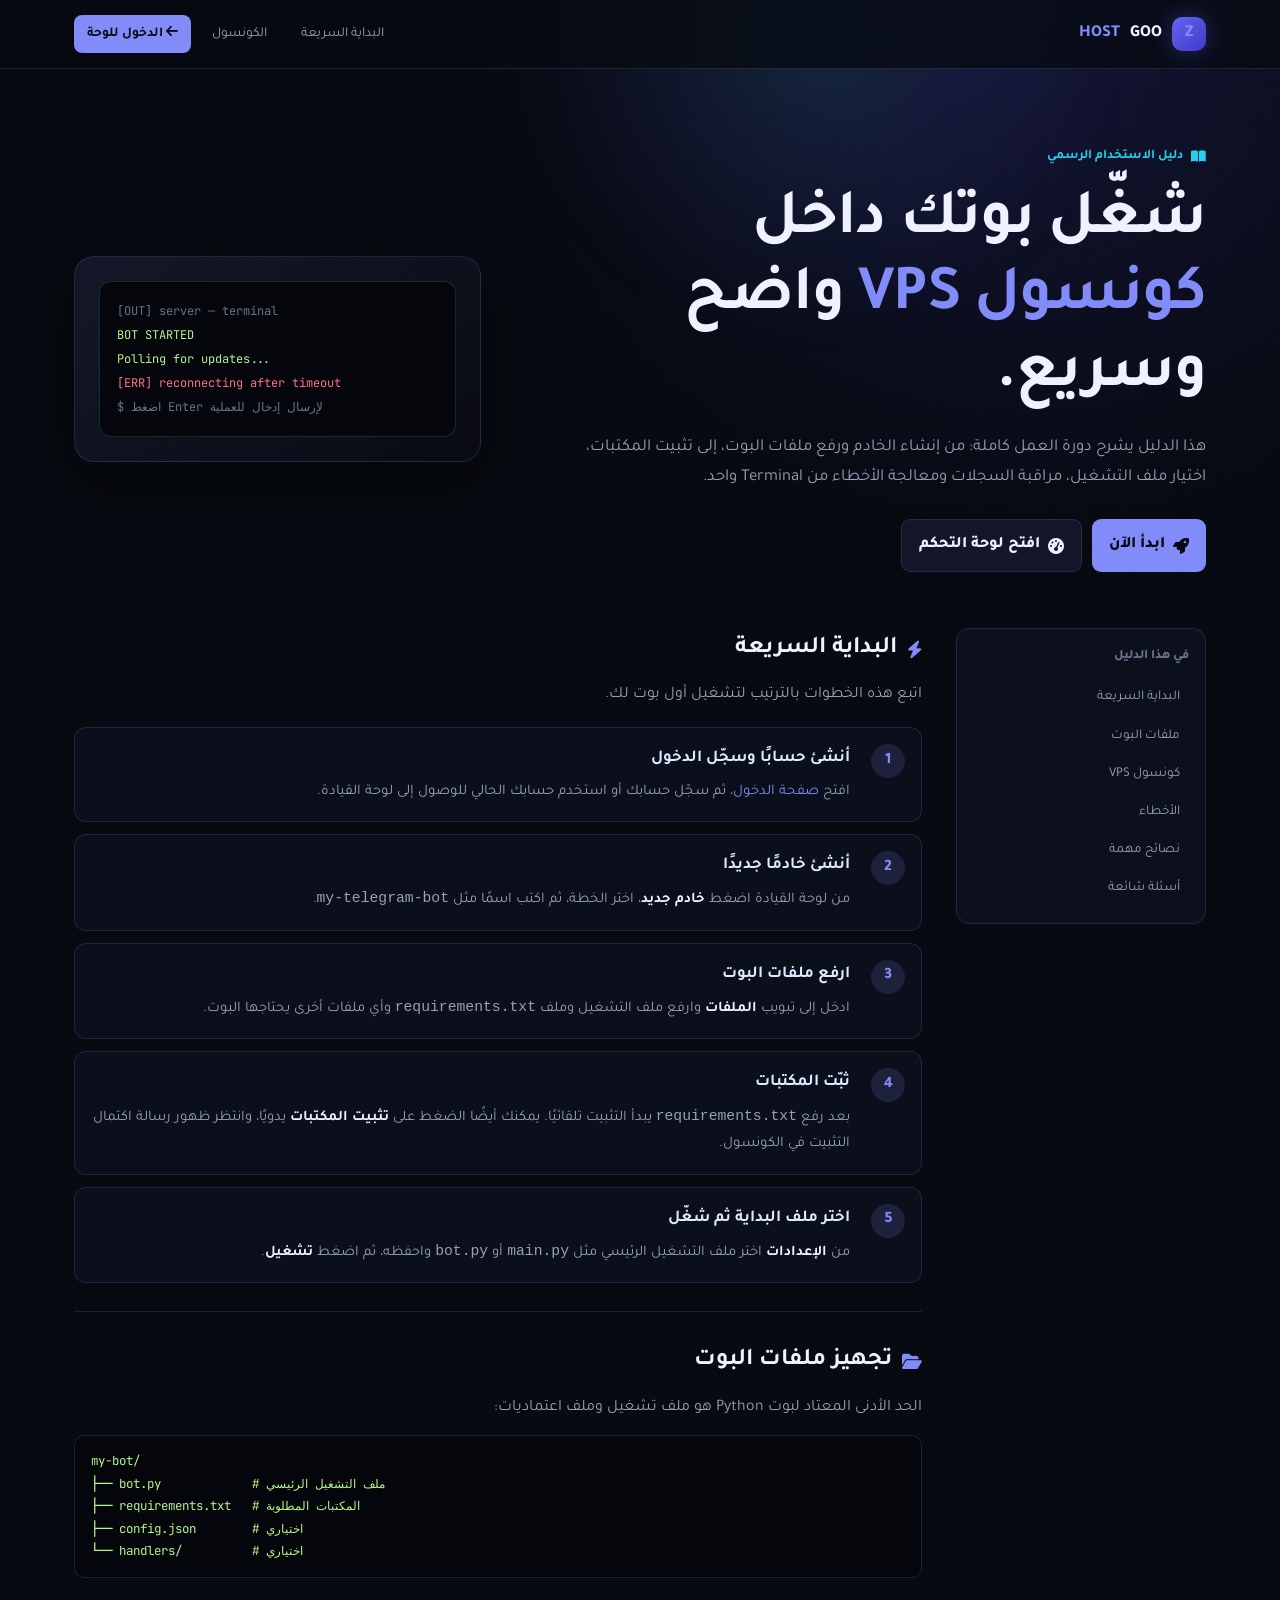
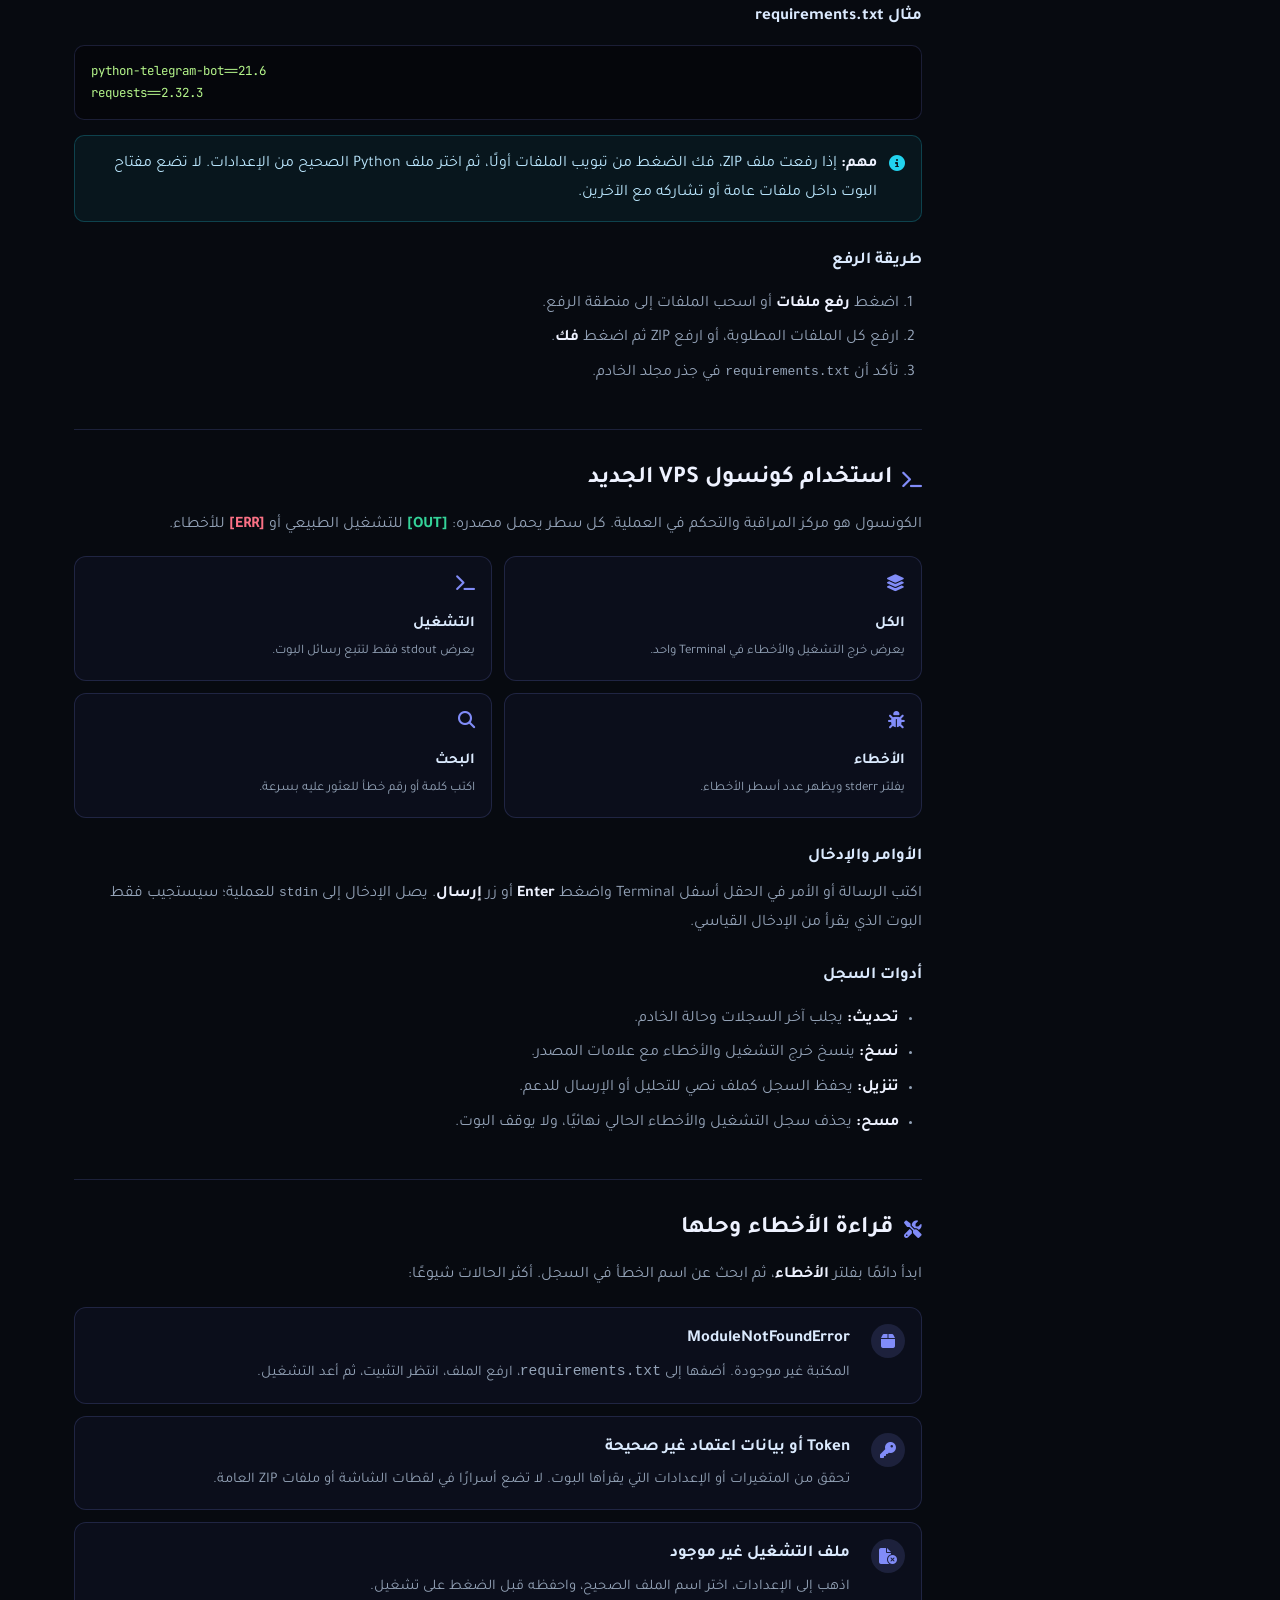
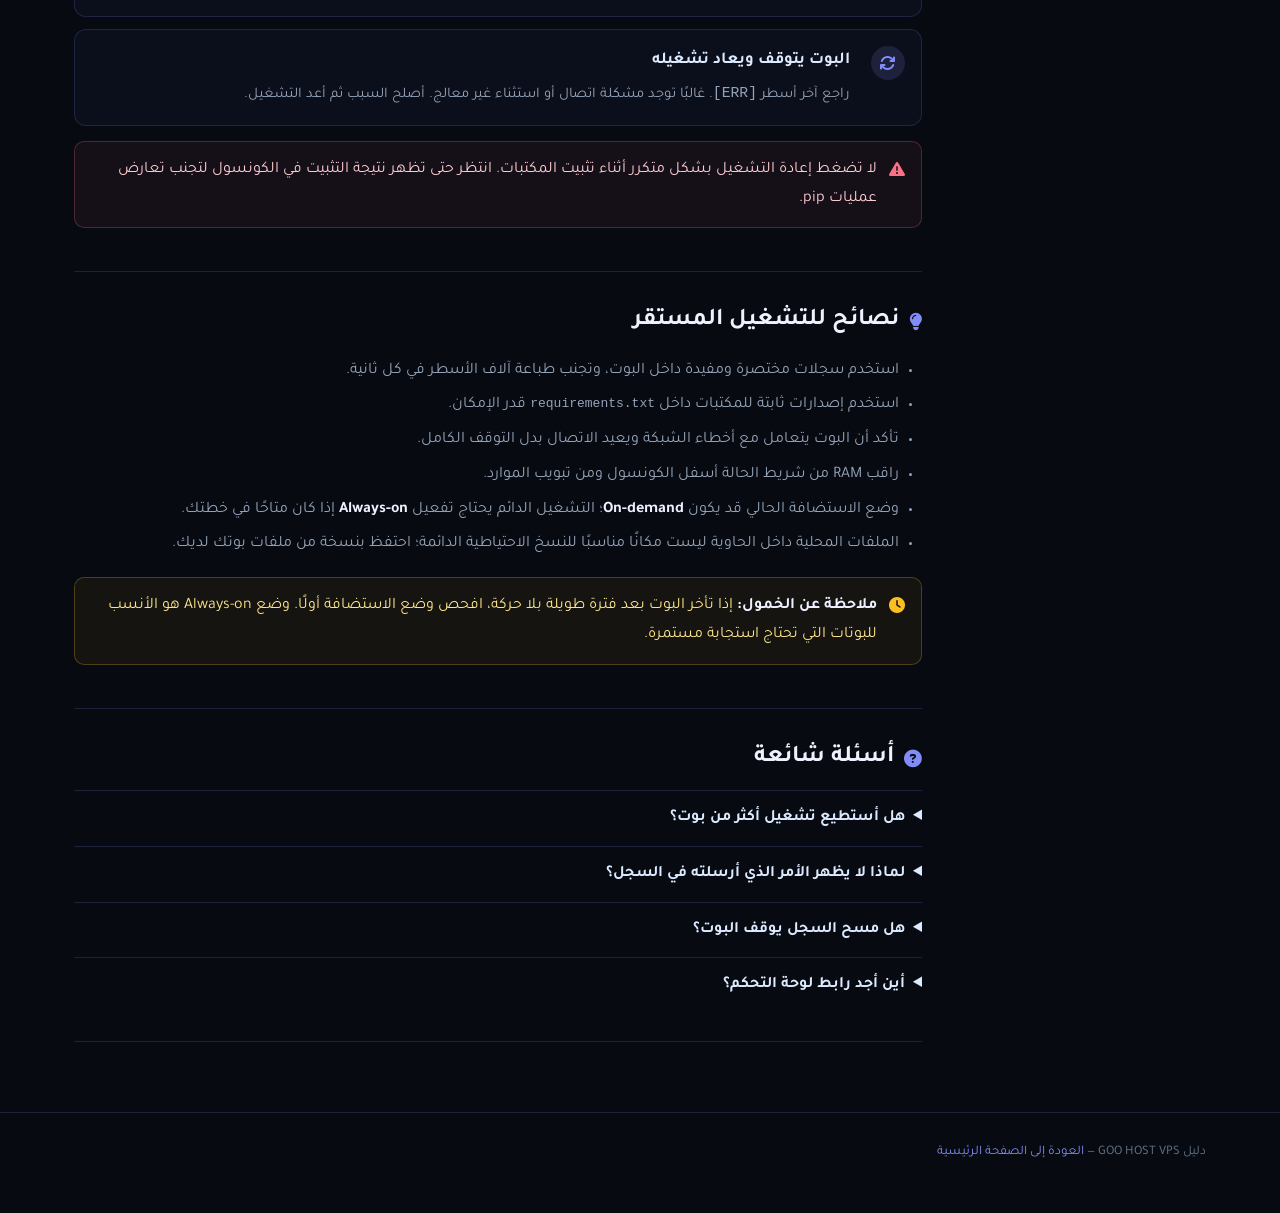
<file: docs.html>
<!DOCTYPE html>
<html lang="ar" dir="rtl">
<head>
  <meta charset="UTF-8">
  <meta name="viewport" content="width=device-width, initial-scale=1.0">
  <title>دليل GOO HOST — كونسول VPS</title>
  <link rel="preconnect" href="https://fonts.googleapis.com">
  <link href="https://fonts.googleapis.com/css2?family=Tajawal:wght@400;500;600;700;800&family=JetBrains+Mono:wght@400;600&display=swap" rel="stylesheet">
  <link rel="stylesheet" href="https://cdnjs.cloudflare.com/ajax/libs/font-awesome/6.4.0/css/all.min.css">
  <style>
    :root{--bg:#070810;--panel:#101322;--panel2:#15192a;--line:rgba(129,140,248,.18);--text:#eef2ff;--muted:#94a3b8;--dim:#64748b;--blue:#818cf8;--cyan:#22d3ee;--green:#34d399;--amber:#fbbf24;--red:#fb7185;--shadow:0 20px 60px rgba(0,0,0,.35)}
    *{box-sizing:border-box;margin:0;padding:0} html{scroll-behavior:smooth} body{font-family:Tajawal,Arial,sans-serif;background:radial-gradient(circle at 80% 0%,rgba(79,70,229,.18),transparent 34rem),var(--bg);color:var(--text);line-height:1.8}
    a{color:inherit;text-decoration:none}.wrap{max-width:1180px;margin:auto;padding:0 24px}
    .top{position:sticky;top:0;z-index:10;background:rgba(7,8,16,.82);backdrop-filter:blur(18px);border-bottom:1px solid var(--line)}.top-in{height:68px;display:flex;align-items:center;justify-content:space-between;gap:18px}.brand{display:flex;align-items:center;gap:10px;font-weight:800;font-size:1.05rem}.mark{width:34px;height:34px;border-radius:10px;display:grid;place-items:center;background:linear-gradient(135deg,#6366f1,#4338ca);box-shadow:0 0 25px rgba(99,102,241,.35)}.brand span{color:var(--blue)}.top-links{display:flex;gap:8px;align-items:center}.top-links a{padding:7px 13px;color:var(--muted);font-size:.85rem;border-radius:8px}.top-links a:hover{background:rgba(129,140,248,.1);color:var(--text)}.top-links .cta{background:var(--blue);color:#080810;font-weight:700}
    .hero{padding:76px 0 56px;display:grid;grid-template-columns:1.25fr .75fr;gap:48px;align-items:center}.eyebrow{display:inline-flex;align-items:center;gap:8px;color:var(--cyan);font-size:.82rem;font-weight:700;margin-bottom:16px}.hero h1{font-size:clamp(2rem,5vw,4rem);line-height:1.2;letter-spacing:-1px;margin-bottom:18px}.hero h1 em{font-style:normal;color:var(--blue)}.hero p{color:var(--muted);font-size:1.05rem;max-width:650px}.hero-card{border:1px solid var(--line);background:linear-gradient(145deg,rgba(21,25,42,.95),rgba(10,11,20,.95));border-radius:20px;padding:24px;box-shadow:var(--shadow)}.terminal-mini{background:#05060b;border:1px solid rgba(52,211,153,.2);border-radius:12px;padding:17px;font: .75rem/2 JetBrains Mono,monospace;direction:ltr;text-align:left;color:#b5f58b}.terminal-mini .err{color:var(--red)}.terminal-mini .muted{color:#64748b}.hero-actions{display:flex;gap:10px;flex-wrap:wrap;margin-top:26px}.button{display:inline-flex;align-items:center;gap:8px;padding:11px 17px;border-radius:9px;background:var(--blue);color:#080810;font-weight:800}.button.secondary{background:rgba(129,140,248,.1);border:1px solid var(--line);color:var(--text)}
    .layout{display:grid;grid-template-columns:250px 1fr;gap:34px;padding-bottom:70px}.toc{position:sticky;top:92px;align-self:start;border:1px solid var(--line);background:rgba(16,19,34,.72);border-radius:14px;padding:16px}.toc-title{font-weight:800;font-size:.8rem;color:var(--dim);margin-bottom:10px}.toc a{display:block;color:var(--muted);padding:7px 9px;border-radius:7px;font-size:.84rem}.toc a:hover{background:rgba(129,140,248,.1);color:var(--text)}.content{min-width:0}.section{padding:28px 0;border-bottom:1px solid var(--line)}.section:first-child{padding-top:0}.section h2{font-size:1.5rem;margin-bottom:10px;display:flex;align-items:center;gap:10px}.section h2 i{color:var(--blue);font-size:1.1rem}.section h3{font-size:1.05rem;margin:24px 0 7px;color:#dbeafe}.section p{color:var(--muted);margin:8px 0}.section ul,.section ol{padding-right:23px;color:var(--muted);margin:10px 0}.section li{padding:3px 0}.section strong{color:var(--text)}
    .steps{display:grid;gap:12px;margin-top:17px}.step{display:grid;grid-template-columns:42px 1fr;gap:13px;padding:16px;border:1px solid var(--line);border-radius:12px;background:rgba(16,19,34,.62)}.num{width:34px;height:34px;border-radius:50%;display:grid;place-items:center;background:rgba(129,140,248,.15);color:var(--blue);font-weight:800}.step h3{margin:0 0 4px}.step p{margin:0;font-size:.92rem}.code{display:block;background:#05060b;border:1px solid rgba(129,140,248,.18);border-radius:10px;color:#b5f58b;font: .78rem/1.8 JetBrains Mono,monospace;direction:ltr;text-align:left;padding:14px 16px;margin:13px 0;overflow:auto;white-space:pre-wrap}.callout{display:flex;gap:12px;padding:14px 16px;border-radius:10px;margin:15px 0;border:1px solid rgba(34,211,238,.23);background:rgba(34,211,238,.06);color:#bae6fd}.callout i{color:var(--cyan);padding-top:5px}.callout.warn{border-color:rgba(251,191,36,.25);background:rgba(251,191,36,.06);color:#fde68a}.callout.warn i{color:var(--amber)}.callout.danger{border-color:rgba(251,113,133,.25);background:rgba(251,113,133,.06);color:#fecdd3}.callout.danger i{color:var(--red)}.feature-grid{display:grid;grid-template-columns:repeat(2,1fr);gap:12px;margin-top:16px}.feature{border:1px solid var(--line);background:rgba(16,19,34,.62);border-radius:12px;padding:16px}.feature i{color:var(--blue);font-size:1.05rem}.feature h3{margin:8px 0 3px;font-size:.95rem}.feature p{font-size:.82rem;margin:0}.faq{border-top:1px solid var(--line);padding:13px 0}.faq summary{cursor:pointer;font-weight:700;color:#dbeafe}.faq p{font-size:.9rem;margin-top:7px}.footer{border-top:1px solid var(--line);padding:28px 0 42px;color:var(--dim);font-size:.82rem}.footer a{color:var(--blue)}
    @media(max-width:850px){.hero{grid-template-columns:1fr;padding-top:48px}.layout{grid-template-columns:1fr}.toc{position:static;display:flex;gap:5px;overflow:auto}.toc-title{display:none}.toc a{white-space:nowrap}.feature-grid{grid-template-columns:1fr}}
    @media(max-width:520px){.wrap{padding:0 16px}.top-links a:not(.cta){display:none}.hero h1{font-size:2.2rem}.hero-card{padding:16px}.layout{padding-bottom:35px}.section h2{font-size:1.28rem}.step{grid-template-columns:32px 1fr;padding:13px}.num{width:28px;height:28px;font-size:.8rem}}
  </style>
  <link rel="stylesheet" href="/nexus.css">
</head>
<body>
  <header class="top"><div class="wrap top-in"><a class="brand" href="/welcome"><span class="mark">Z</span> GOO <span>HOST</span></a><nav class="top-links"><a href="#quickstart">البداية السريعة</a><a href="#console">الكونسول</a><a class="cta" href="/login"><i class="fas fa-arrow-left"></i> الدخول للوحة</a></nav></div></header>
  <main class="wrap">
    <section class="hero"><div><div class="eyebrow"><i class="fas fa-book-open"></i> دليل الاستخدام الرسمي</div><h1>شغّل بوتك داخل <em>كونسول VPS</em> واضح وسريع.</h1><p>هذا الدليل يشرح دورة العمل كاملة: من إنشاء الخادم ورفع ملفات البوت، إلى تثبيت المكتبات، اختيار ملف التشغيل، مراقبة السجلات ومعالجة الأخطاء من Terminal واحد.</p><div class="hero-actions"><a class="button" href="#quickstart"><i class="fas fa-rocket"></i> ابدأ الآن</a><a class="button secondary" href="/login"><i class="fas fa-gauge-high"></i> افتح لوحة التحكم</a></div></div><div class="hero-card"><div class="terminal-mini"><div class="muted">[OUT] server — terminal</div><div>BOT STARTED</div><div>Polling for updates...</div><div class="err">[ERR] reconnecting after timeout</div><div class="muted">$ اضغط Enter لإرسال إدخال للعملية</div></div></div></section>
    <div class="layout"><aside class="toc"><div class="toc-title">في هذا الدليل</div><a href="#quickstart">البداية السريعة</a><a href="#files">ملفات البوت</a><a href="#console">كونسول VPS</a><a href="#errors">الأخطاء</a><a href="#tips">نصائح مهمة</a><a href="#faq">أسئلة شائعة</a></aside><article class="content">
      <section class="section" id="quickstart"><h2><i class="fas fa-bolt"></i> البداية السريعة</h2><p>اتبع هذه الخطوات بالترتيب لتشغيل أول بوت لك.</p><div class="steps"><div class="step"><div class="num">1</div><div><h3>أنشئ حسابًا وسجّل الدخول</h3><p>افتح <a href="/login" style="color:var(--blue)">صفحة الدخول</a>، ثم سجّل حسابك أو استخدم حسابك الحالي للوصول إلى لوحة القيادة.</p></div></div><div class="step"><div class="num">2</div><div><h3>أنشئ خادمًا جديدًا</h3><p>من لوحة القيادة اضغط <strong>خادم جديد</strong>، اختر الخطة، ثم اكتب اسمًا مثل <code>my-telegram-bot</code>.</p></div></div><div class="step"><div class="num">3</div><div><h3>ارفع ملفات البوت</h3><p>ادخل إلى تبويب <strong>الملفات</strong> وارفع ملف التشغيل وملف <code>requirements.txt</code> وأي ملفات أخرى يحتاجها البوت.</p></div></div><div class="step"><div class="num">4</div><div><h3>ثبّت المكتبات</h3><p>بعد رفع <code>requirements.txt</code> يبدأ التثبيت تلقائيًا. يمكنك أيضًا الضغط على <strong>تثبيت المكتبات</strong> يدويًا، وانتظر ظهور رسالة اكتمال التثبيت في الكونسول.</p></div></div><div class="step"><div class="num">5</div><div><h3>اختر ملف البداية ثم شغّل</h3><p>من <strong>الإعدادات</strong> اختر ملف التشغيل الرئيسي مثل <code>main.py</code> أو <code>bot.py</code> واحفظه، ثم اضغط <strong>تشغيل</strong>.</p></div></div></div></section>
      <section class="section" id="files"><h2><i class="fas fa-folder-open"></i> تجهيز ملفات البوت</h2><p>الحد الأدنى المعتاد لبوت Python هو ملف تشغيل وملف اعتماديات:</p><pre class="code">my-bot/
├── bot.py             # ملف التشغيل الرئيسي
├── requirements.txt   # المكتبات المطلوبة
├── config.json        # اختياري
└── handlers/          # اختياري</pre><h3>مثال requirements.txt</h3><pre class="code">python-telegram-bot==21.6
requests==2.32.3</pre><div class="callout"><i class="fas fa-circle-info"></i><div><strong>مهم:</strong> إذا رفعت ملف ZIP، فك الضغط من تبويب الملفات أولًا، ثم اختر ملف Python الصحيح من الإعدادات. لا تضع مفتاح البوت داخل ملفات عامة أو تشاركه مع الآخرين.</div></div><h3>طريقة الرفع</h3><ol><li>اضغط <strong>رفع ملفات</strong> أو اسحب الملفات إلى منطقة الرفع.</li><li>ارفع كل الملفات المطلوبة، أو ارفع ZIP ثم اضغط <strong>فك</strong>.</li><li>تأكد أن <code>requirements.txt</code> في جذر مجلد الخادم.</li></ol></section>
      <section class="section" id="console"><h2><i class="fas fa-terminal"></i> استخدام كونسول VPS الجديد</h2><p>الكونسول هو مركز المراقبة والتحكم في العملية. كل سطر يحمل مصدره: <strong style="color:var(--green)">[OUT]</strong> للتشغيل الطبيعي أو <strong style="color:var(--red)">[ERR]</strong> للأخطاء.</p><div class="feature-grid"><div class="feature"><i class="fas fa-layer-group"></i><h3>الكل</h3><p>يعرض خرج التشغيل والأخطاء في Terminal واحد.</p></div><div class="feature"><i class="fas fa-terminal"></i><h3>التشغيل</h3><p>يعرض stdout فقط لتتبع رسائل البوت.</p></div><div class="feature"><i class="fas fa-bug"></i><h3>الأخطاء</h3><p>يفلتر stderr ويظهر عدد أسطر الأخطاء.</p></div><div class="feature"><i class="fas fa-magnifying-glass"></i><h3>البحث</h3><p>اكتب كلمة أو رقم خطأ للعثور عليه بسرعة.</p></div></div><h3>الأوامر والإدخال</h3><p>اكتب الرسالة أو الأمر في الحقل أسفل Terminal واضغط <strong>Enter</strong> أو زر <strong>إرسال</strong>. يصل الإدخال إلى <code>stdin</code> للعملية؛ سيستجيب فقط البوت الذي يقرأ من الإدخال القياسي.</p><h3>أدوات السجل</h3><ul><li><strong>تحديث:</strong> يجلب آخر السجلات وحالة الخادم.</li><li><strong>نسخ:</strong> ينسخ خرج التشغيل والأخطاء مع علامات المصدر.</li><li><strong>تنزيل:</strong> يحفظ السجل كملف نصي للتحليل أو الإرسال للدعم.</li><li><strong>مسح:</strong> يحذف سجل التشغيل والأخطاء الحالي نهائيًا، ولا يوقف البوت.</li></ul></section>
      <section class="section" id="errors"><h2><i class="fas fa-screwdriver-wrench"></i> قراءة الأخطاء وحلها</h2><p>ابدأ دائمًا بفلتر <strong>الأخطاء</strong>، ثم ابحث عن اسم الخطأ في السجل. أكثر الحالات شيوعًا:</p><div class="steps"><div class="step"><div class="num"><i class="fas fa-box"></i></div><div><h3>ModuleNotFoundError</h3><p>المكتبة غير موجودة. أضفها إلى <code>requirements.txt</code>، ارفع الملف، انتظر التثبيت، ثم أعد التشغيل.</p></div></div><div class="step"><div class="num"><i class="fas fa-key"></i></div><div><h3>Token أو بيانات اعتماد غير صحيحة</h3><p>تحقق من المتغيرات أو الإعدادات التي يقرأها البوت. لا تضع أسرارًا في لقطات الشاشة أو ملفات ZIP العامة.</p></div></div><div class="step"><div class="num"><i class="fas fa-file-circle-xmark"></i></div><div><h3>ملف التشغيل غير موجود</h3><p>اذهب إلى الإعدادات، اختر اسم الملف الصحيح، واحفظه قبل الضغط على تشغيل.</p></div></div><div class="step"><div class="num"><i class="fas fa-arrows-rotate"></i></div><div><h3>البوت يتوقف ويعاد تشغيله</h3><p>راجع آخر أسطر <code>[ERR]</code>. غالبًا توجد مشكلة اتصال أو استثناء غير معالج. أصلح السبب ثم أعد التشغيل.</p></div></div></div><div class="callout danger"><i class="fas fa-triangle-exclamation"></i><div>لا تضغط إعادة التشغيل بشكل متكرر أثناء تثبيت المكتبات. انتظر حتى تظهر نتيجة التثبيت في الكونسول لتجنب تعارض عمليات pip.</div></div></section>
      <section class="section" id="tips"><h2><i class="fas fa-lightbulb"></i> نصائح للتشغيل المستقر</h2><ul><li>استخدم سجلات مختصرة ومفيدة داخل البوت، وتجنب طباعة آلاف الأسطر في كل ثانية.</li><li>استخدم إصدارات ثابتة للمكتبات داخل <code>requirements.txt</code> قدر الإمكان.</li><li>تأكد أن البوت يتعامل مع أخطاء الشبكة ويعيد الاتصال بدل التوقف الكامل.</li><li>راقب RAM من شريط الحالة أسفل الكونسول ومن تبويب الموارد.</li><li>وضع الاستضافة الحالي قد يكون <strong>On-demand</strong>؛ التشغيل الدائم يحتاج تفعيل <strong>Always-on</strong> إذا كان متاحًا في خطتك.</li><li>الملفات المحلية داخل الحاوية ليست مكانًا مناسبًا للنسخ الاحتياطية الدائمة؛ احتفظ بنسخة من ملفات بوتك لديك.</li></ul><div class="callout warn"><i class="fas fa-clock"></i><div><strong>ملاحظة عن الخمول:</strong> إذا تأخر البوت بعد فترة طويلة بلا حركة، افحص وضع الاستضافة أولًا. وضع Always-on هو الأنسب للبوتات التي تحتاج استجابة مستمرة.</div></div></section>
      <section class="section" id="faq"><h2><i class="fas fa-circle-question"></i> أسئلة شائعة</h2><div class="faq"><details><summary>هل أستطيع تشغيل أكثر من بوت؟</summary><p>نعم، أنشئ خادمًا مستقلًا لكل بوت ضمن حد الخطة، أو استخدم ملف تشغيل واحد يدير أكثر من خدمة إذا كان تصميمك يحتاج ذلك.</p></details></div><div class="faq"><details><summary>لماذا لا يظهر الأمر الذي أرسلته في السجل؟</summary><p>الإرسال يكتب إلى stdin فقط. يجب أن يكون البوت مبرمجًا لقراءة stdin؛ أزرار الكونسول لا تحوّل النص تلقائيًا إلى رسالة Telegram.</p></details></div><div class="faq"><details><summary>هل مسح السجل يوقف البوت؟</summary><p>لا. المسح يحذف ملفات السجل فقط، أما الإيقاف فيتم من زر إيقاف الخادم.</p></details></div><div class="faq"><details><summary>أين أجد رابط لوحة التحكم؟</summary><p>استخدم زر «الدخول للوحة» في أعلى هذه الصفحة، ثم افتح الخادم من لوحة القيادة.</p></details></div></section>
    </article></div>
  </main>
  <footer class="footer"><div class="wrap">دليل GOO HOST VPS — <a href="/welcome">العودة إلى الصفحة الرئيسية</a></div></footer>
</body>
</html>
</file>
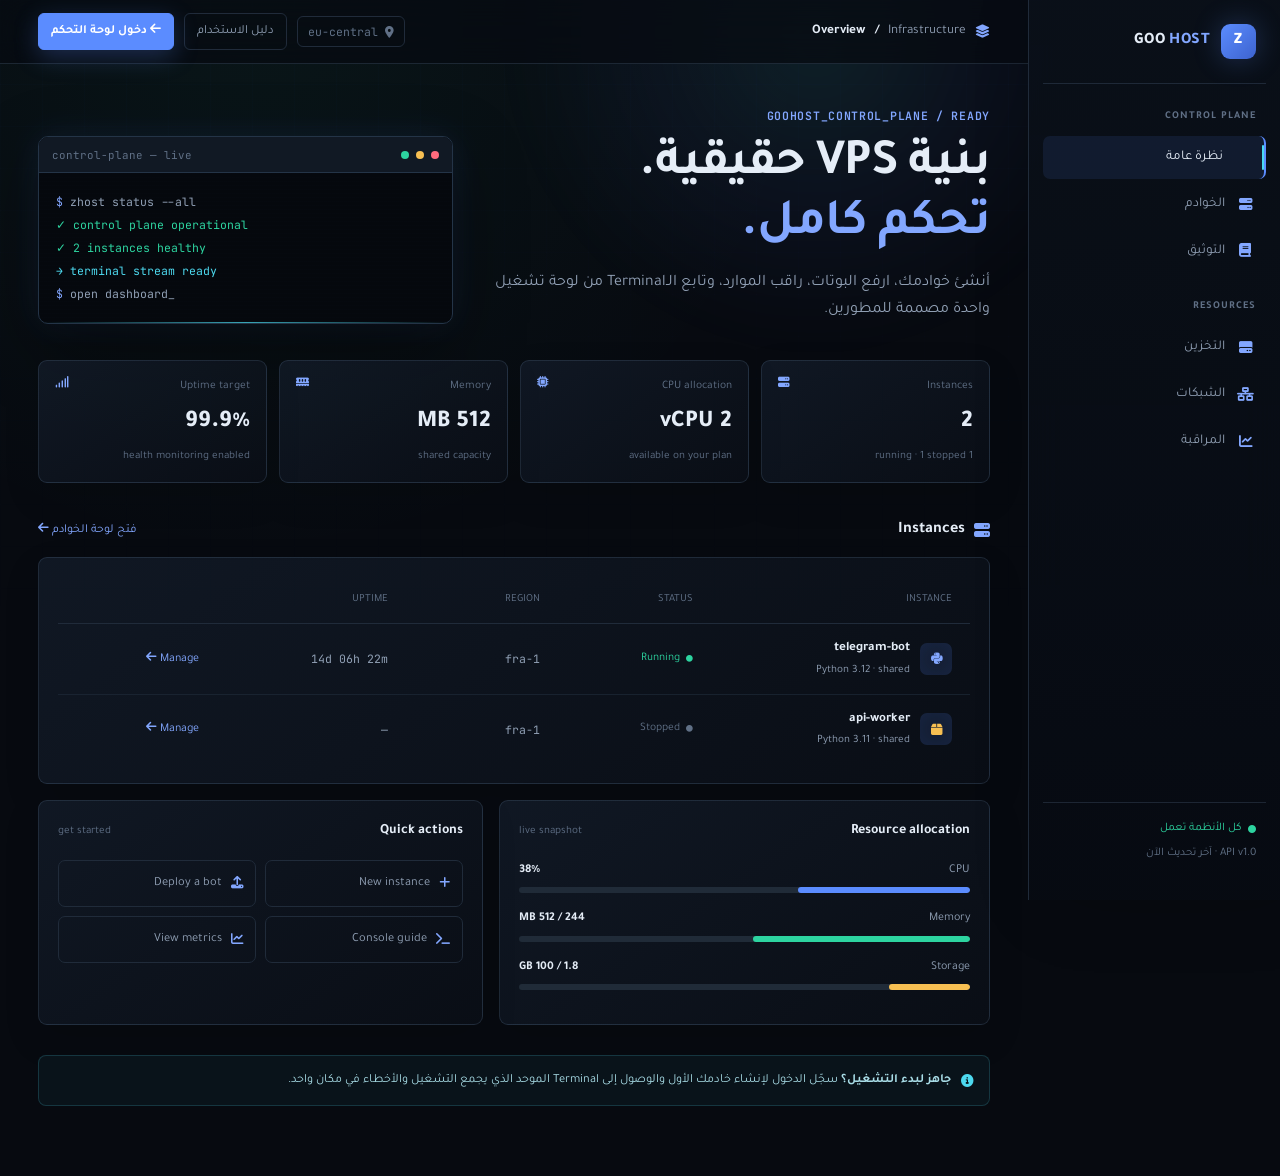
<file: landing.html>
<!DOCTYPE html>
<html lang="ar" dir="rtl">
<head>
<meta charset="UTF-8"><meta name="viewport" content="width=device-width,initial-scale=1">
<title>GOO HOST — VPS Control Plane</title>
<link href="https://fonts.googleapis.com/css2?family=Tajawal:wght@400;500;600;700;800&family=JetBrains+Mono:wght@400;500;600&display=swap" rel="stylesheet">
<link rel="stylesheet" href="https://cdnjs.cloudflare.com/ajax/libs/font-awesome/6.4.0/css/all.min.css">
<style>
:root{--bg:#080b12;--panel:#0e131d;--panel2:#121925;--panel3:#090d14;--line:#202b3a;--text:#e5edf7;--muted:#91a0b5;--dim:#607086;--blue:#5b8cff;--blue2:#83a7ff;--green:#2dd4a0;--red:#ff6b7d;--amber:#f7bf52;--cyan:#4dd9ef;--shadow:0 24px 70px rgba(0,0,0,.34)}
*{box-sizing:border-box;margin:0;padding:0}body{background:radial-gradient(circle at 20% 0%,rgba(45,212,160,.06),transparent 35rem),var(--bg);color:var(--text);font-family:Tajawal,Arial,sans-serif;line-height:1.7}a{text-decoration:none;color:inherit}.shell{min-height:100vh;display:flex}.side{width:252px;position:fixed;right:0;top:0;bottom:0;background:#0a0f17;border-left:1px solid var(--line);display:flex;flex-direction:column;padding:20px 14px;z-index:5}.brand{display:flex;align-items:center;gap:11px;padding:4px 10px 24px;border-bottom:1px solid var(--line);font-weight:800;letter-spacing:.4px}.brand-mark{width:35px;height:35px;border-radius:9px;background:linear-gradient(135deg,var(--blue),#3d63cf);display:grid;place-items:center;color:#fff;font-weight:900;box-shadow:0 0 24px rgba(91,140,255,.3)}.brand span{color:var(--blue2)}.side-label{font-size:.66rem;color:var(--dim);font-weight:700;letter-spacing:1px;margin:24px 10px 8px;text-transform:uppercase}.side-link{display:flex;align-items:center;gap:11px;color:var(--muted);font-size:.84rem;padding:10px 12px;border-radius:7px;margin:2px 0}.side-link:hover,.side-link.active{background:rgba(91,140,255,.1);color:var(--text)}.side-link.active{border-right:2px solid var(--blue)}.side-link i{width:18px;text-align:center;color:var(--blue2)}.side-bottom{margin-top:auto;border-top:1px solid var(--line);padding:16px 10px;color:var(--dim);font-size:.72rem}.health{display:flex;align-items:center;gap:7px;color:var(--green);margin-bottom:6px}.health i{font-size:.5rem}.main{margin-right:252px;min-width:0;flex:1}.top{height:64px;border-bottom:1px solid var(--line);display:flex;align-items:center;justify-content:space-between;padding:0 38px;background:rgba(8,11,18,.85);backdrop-filter:blur(16px);position:sticky;top:0;z-index:4}.crumb{font-size:.83rem;color:var(--muted);display:flex;gap:9px;align-items:center}.crumb b{color:var(--text)}.top-actions{display:flex;align-items:center;gap:10px}.region{font: .72rem JetBrains Mono,monospace;color:var(--dim);padding:7px 10px;border:1px solid var(--line);border-radius:6px}.top-btn{border:1px solid var(--line);color:var(--muted);padding:7px 12px;border-radius:6px;font-size:.78rem}.top-btn:hover{border-color:var(--blue);color:var(--blue2)}.top-btn.primary{background:var(--blue);color:#fff;border-color:var(--blue);font-weight:700}.page{max-width:1280px;margin:auto;padding:44px 38px 70px}.eyebrow{color:var(--blue2);font:600 .72rem JetBrains Mono,monospace;letter-spacing:.7px;margin-bottom:13px}.hero{display:grid;grid-template-columns:1.1fr .9fr;gap:30px;align-items:end;margin-bottom:36px}.hero h1{font-size:clamp(2rem,4vw,3.5rem);line-height:1.18;letter-spacing:-1px;margin-bottom:13px}.hero h1 span{color:var(--blue2)}.hero p{color:var(--muted);max-width:620px;font-size:1rem}.terminal{background:#05080d;border:1px solid #243447;border-radius:10px;overflow:hidden;box-shadow:var(--shadow)}.term-head{height:36px;background:#111924;border-bottom:1px solid #243447;display:flex;align-items:center;gap:7px;padding:0 13px}.term-dot{width:8px;height:8px;border-radius:50%}.term-dot.red{background:var(--red)}.term-dot.amber{background:var(--amber)}.term-dot.green{background:var(--green)}.term-name{margin-right:auto;color:var(--dim);font: .68rem JetBrains Mono,monospace;direction:ltr}.term-body{padding:17px;font: .72rem/2 JetBrains Mono,monospace;direction:ltr;text-align:left;color:var(--muted)}.term-body .ok{color:var(--green)}.term-body .cmd{color:var(--cyan)}.term-body .err{color:var(--red)}.term-body .prompt{color:var(--blue2)}.metrics{display:grid;grid-template-columns:repeat(4,1fr);gap:12px;margin-bottom:30px}.metric,.panel{background:linear-gradient(145deg,rgba(18,25,37,.9),rgba(11,16,24,.92));border:1px solid var(--line);border-radius:9px}.metric{padding:16px}.metric-label{color:var(--dim);font-size:.72rem;display:flex;justify-content:space-between}.metric-label i{color:var(--blue2)}.metric-value{font-size:1.5rem;font-weight:800;margin-top:6px}.metric-sub{color:var(--dim);font-size:.7rem;margin-top:3px}.section-head{display:flex;justify-content:space-between;align-items:center;margin:34px 0 13px}.section-head h2{font-size:1rem;display:flex;align-items:center;gap:9px}.section-head h2 i{color:var(--blue2)}.section-head a{color:var(--blue2);font-size:.76rem}.instance-table{overflow:hidden}.table-head,.instance-row{display:grid;grid-template-columns:1.4fr .8fr .8fr 1fr .7fr;align-items:center;gap:12px;padding:14px 18px}.table-head{color:var(--dim);font-size:.68rem;border-bottom:1px solid var(--line);text-transform:uppercase}.instance-row{border-bottom:1px solid rgba(32,43,58,.65);font-size:.82rem}.instance-row:last-child{border-bottom:0}.instance-row:hover{background:rgba(91,140,255,.04)}.server-name{display:flex;align-items:center;gap:10px;font-weight:700}.server-icon{width:32px;height:32px;border-radius:7px;background:rgba(91,140,255,.12);display:grid;place-items:center;color:var(--blue2)}.status{display:inline-flex;align-items:center;gap:6px;color:var(--green);font-size:.72rem}.status i{font-size:.42rem}.muted{color:var(--muted)}.mono{font: .72rem JetBrains Mono,monospace;color:var(--muted);direction:ltr;text-align:right}.row-action{color:var(--blue2);font-size:.75rem}.lower{display:grid;grid-template-columns:1.05fr .95fr;gap:16px;margin-top:16px}.panel{padding:19px}.panel-title{font-size:.88rem;font-weight:700;display:flex;justify-content:space-between;align-items:center;margin-bottom:16px}.panel-title span{font-size:.7rem;color:var(--dim);font-weight:400}.resource{margin:15px 0}.res-line{display:flex;justify-content:space-between;color:var(--muted);font-size:.75rem;margin-bottom:7px}.res-line b{color:var(--text);font-weight:600}.bar{height:6px;background:#202b38;border-radius:5px;overflow:hidden}.bar i{display:block;height:100%;border-radius:5px;background:var(--blue)}.bar.green i{background:var(--green)}.bar.amber i{background:var(--amber)}.actions{display:grid;grid-template-columns:1fr 1fr;gap:9px}.action{border:1px solid var(--line);border-radius:7px;padding:12px;color:var(--muted);font-size:.78rem;display:flex;align-items:center;gap:9px}.action i{color:var(--blue2)}.action:hover{border-color:var(--blue);color:var(--text);background:rgba(91,140,255,.06)}.notice{margin-top:30px;border:1px solid rgba(77,217,239,.18);background:rgba(77,217,239,.045);border-radius:8px;padding:14px 16px;color:#a8dce6;font-size:.78rem;display:flex;gap:10px}.notice i{color:var(--cyan);padding-top:5px}@media(max-width:1000px){.side{width:210px}.main{margin-right:210px}.top{padding:0 22px}.page{padding:34px 22px}.hero{grid-template-columns:1fr}.lower{grid-template-columns:1fr}}@media(max-width:700px){.side{display:none}.main{margin-right:0}.top{padding:0 15px}.region{display:none}.page{padding:28px 15px}.metrics{grid-template-columns:1fr 1fr}.table-head{display:none}.instance-row{grid-template-columns:1fr 1fr;gap:9px;padding:14px}.instance-row .mono,.instance-row .row-action{font-size:.68rem}.instance-row .row-action{text-align:left}.hero h1{font-size:2.25rem}}@media(max-width:400px){.metrics{grid-template-columns:1fr}.top-btn{padding:6px 8px;font-size:.7rem}}
</style>
  <link rel="stylesheet" href="/nexus.css">
</head>
<body><div class="shell">
<aside class="side"><a class="brand" href="/"><div class="brand-mark">Z</div><div>GOO <span>HOST</span></div></a><div class="side-label">Control plane</div><a class="side-link active" href="#overview"><i class="fas fa-grid-2"></i> نظرة عامة</a><a class="side-link" href="/login"><i class="fas fa-server"></i> الخوادم</a><a class="side-link" href="/docs"><i class="fas fa-book"></i> التوثيق</a><div class="side-label">Resources</div><a class="side-link" href="/login"><i class="fas fa-hard-drive"></i> التخزين</a><a class="side-link" href="/login"><i class="fas fa-network-wired"></i> الشبكات</a><a class="side-link" href="/login"><i class="fas fa-chart-line"></i> المراقبة</a><div class="side-bottom"><div class="health"><i class="fas fa-circle"></i> كل الأنظمة تعمل</div><div>API v1.0 · آخر تحديث الآن</div></div></aside>
<main class="main"><header class="top"><div class="crumb"><i class="fas fa-layer-group" style="color:var(--blue2)"></i><span>Infrastructure</span><b>/</b><b>Overview</b></div><div class="top-actions"><span class="region"><i class="fas fa-location-dot"></i> eu-central</span><a class="top-btn" href="/docs">دليل الاستخدام</a><a class="top-btn primary" href="/login"><i class="fas fa-arrow-left"></i> دخول لوحة التحكم</a></div></header>
<div class="page" id="overview"><section class="hero"><div><div class="eyebrow">GOOHOST_CONTROL_PLANE / READY</div><h1>بنية VPS حقيقية.<br><span>تحكم كامل.</span></h1><p>أنشئ خوادمك، ارفع البوتات، راقب الموارد، وتابع الـTerminal من لوحة تشغيل واحدة مصممة للمطورين.</p></div><div class="terminal"><div class="term-head"><i class="term-dot red"></i><i class="term-dot amber"></i><i class="term-dot green"></i><span class="term-name">control-plane — live</span></div><div class="term-body"><div><span class="prompt">$</span> zhost status --all</div><div class="ok">✓ control plane operational</div><div class="ok">✓ 2 instances healthy</div><div class="cmd">→ terminal stream ready</div><div><span class="prompt">$</span> <span class="muted">open dashboard_</span></div></div></div></section>
<div class="metrics"><div class="metric"><div class="metric-label">Instances <i class="fas fa-server"></i></div><div class="metric-value">2</div><div class="metric-sub">1 running · 1 stopped</div></div><div class="metric"><div class="metric-label">CPU allocation <i class="fas fa-microchip"></i></div><div class="metric-value">2 vCPU</div><div class="metric-sub">available on your plan</div></div><div class="metric"><div class="metric-label">Memory <i class="fas fa-memory"></i></div><div class="metric-value">512 MB</div><div class="metric-sub">shared capacity</div></div><div class="metric"><div class="metric-label">Uptime target <i class="fas fa-signal"></i></div><div class="metric-value">99.9%</div><div class="metric-sub">health monitoring enabled</div></div></div>
<div class="section-head"><h2><i class="fas fa-server"></i> Instances</h2><a href="/login">فتح لوحة الخوادم <i class="fas fa-arrow-left"></i></a></div><div class="panel instance-table"><div class="table-head"><span>Instance</span><span>Status</span><span>Region</span><span>Uptime</span><span></span></div><div class="instance-row"><div class="server-name"><div class="server-icon"><i class="fab fa-python"></i></div><div>telegram-bot<div class="muted" style="font-size:.7rem;font-weight:400">Python 3.12 · shared</div></div></div><span class="status"><i class="fas fa-circle"></i> Running</span><span class="mono">fra-1</span><span class="mono">14d 06h 22m</span><a class="row-action" href="/login">Manage <i class="fas fa-arrow-left"></i></a></div><div class="instance-row"><div class="server-name"><div class="server-icon" style="color:var(--amber)"><i class="fas fa-box"></i></div><div>api-worker<div class="muted" style="font-size:.7rem;font-weight:400">Python 3.11 · shared</div></div></div><span class="status" style="color:var(--dim)"><i class="fas fa-circle"></i> Stopped</span><span class="mono">fra-1</span><span class="mono">—</span><a class="row-action" href="/login">Manage <i class="fas fa-arrow-left"></i></a></div></div>
<div class="lower"><div class="panel"><div class="panel-title">Resource allocation <span>live snapshot</span></div><div class="resource"><div class="res-line"><span>CPU</span><b>38%</b></div><div class="bar"><i style="width:38%"></i></div></div><div class="resource"><div class="res-line"><span>Memory</span><b>244 / 512 MB</b></div><div class="bar green"><i style="width:48%"></i></div></div><div class="resource"><div class="res-line"><span>Storage</span><b>1.8 / 100 GB</b></div><div class="bar amber"><i style="width:18%"></i></div></div></div><div class="panel"><div class="panel-title">Quick actions <span>get started</span></div><div class="actions"><a class="action" href="/login"><i class="fas fa-plus"></i> New instance</a><a class="action" href="/docs"><i class="fas fa-upload"></i> Deploy a bot</a><a class="action" href="/docs#console"><i class="fas fa-terminal"></i> Console guide</a><a class="action" href="/login"><i class="fas fa-chart-line"></i> View metrics</a></div></div></div>
<div class="notice"><i class="fas fa-circle-info"></i><div><strong>جاهز لبدء التشغيل؟</strong> سجّل الدخول لإنشاء خادمك الأول والوصول إلى Terminal الموحد الذي يجمع التشغيل والأخطاء في مكان واحد.</div></div></div></main></div></body></html>
</file>
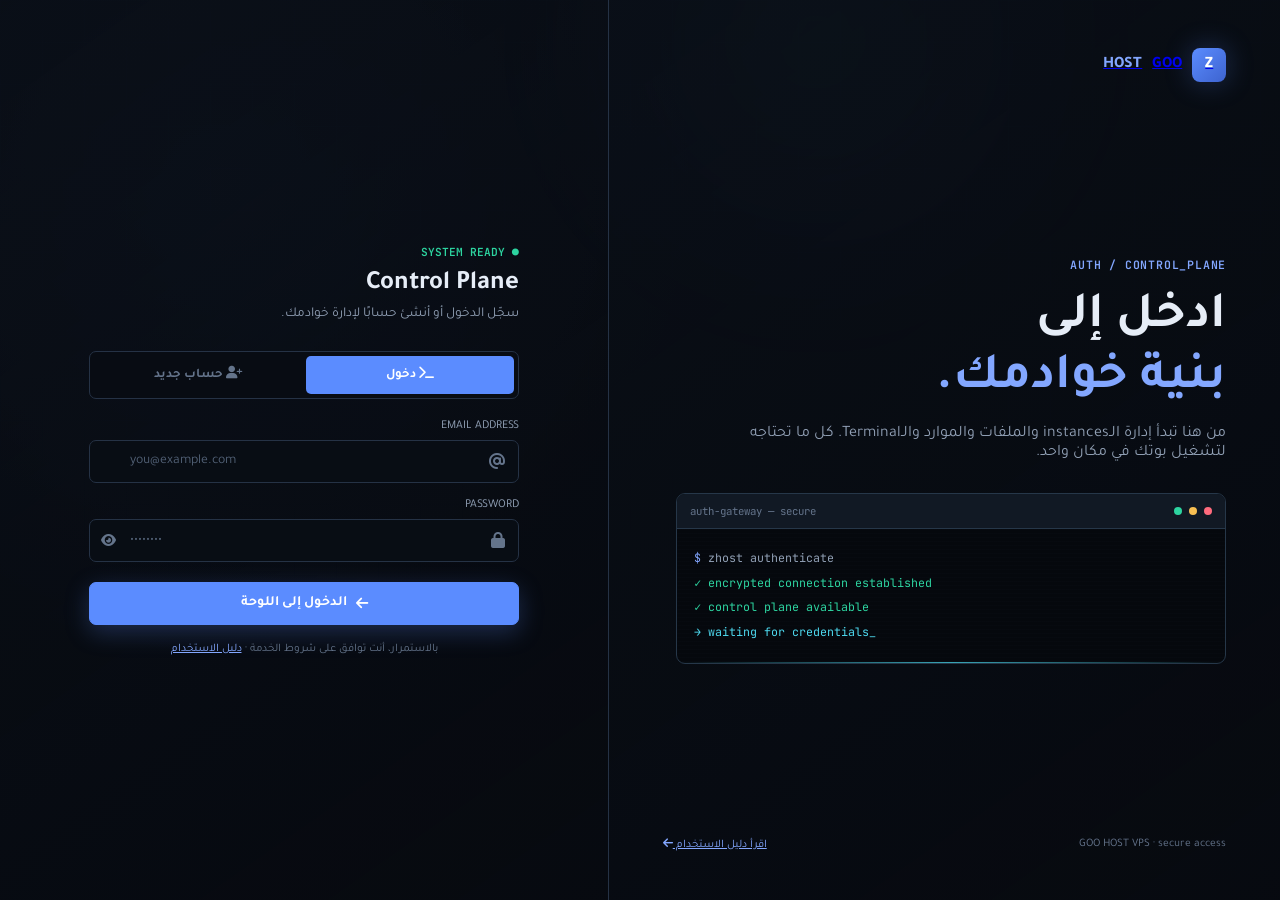
<file: login.html>
<!DOCTYPE html>
<html lang="ar" dir="rtl">
<head>
<meta charset="UTF-8"><meta name="viewport" content="width=device-width,initial-scale=1">
<title>GOO HOST — دخول Control Plane</title>
<link href="https://fonts.googleapis.com/css2?family=Tajawal:wght@400;500;600;700;800&family=JetBrains+Mono:wght@400;600&display=swap" rel="stylesheet">
<link rel="stylesheet" href="https://cdnjs.cloudflare.com/ajax/libs/font-awesome/6.4.0/css/all.min.css">
<style>
:root{--bg:#080b12;--panel:#0f151f;--panel2:#131c29;--line:#253245;--text:#e6edf7;--muted:#91a0b5;--dim:#64748b;--blue:#5b8cff;--blue2:#83a7ff;--green:#2dd4a0;--red:#ff6b7d;--cyan:#4dd9ef}
*{box-sizing:border-box;margin:0;padding:0}body{min-height:100vh;background:radial-gradient(circle at 17% 20%,rgba(91,140,255,.1),transparent 30rem),#080b12;color:var(--text);font-family:Tajawal,Arial,sans-serif}.layout{min-height:100vh;display:grid;grid-template-columns:1.05fr .95fr;max-width:1320px;margin:auto}.visual{padding:48px 8%;display:flex;flex-direction:column;justify-content:center;border-left:1px solid var(--line);background:linear-gradient(145deg,rgba(14,19,29,.76),rgba(8,11,18,.2))}.brand{display:flex;align-items:center;gap:10px;font-size:1rem;font-weight:800;margin-bottom:auto}.brand-mark{width:34px;height:34px;border-radius:8px;background:linear-gradient(135deg,var(--blue),#3d63cf);display:grid;place-items:center;color:#fff;box-shadow:0 0 24px rgba(91,140,255,.3)}.brand span{color:var(--blue2)}.visual-main{max-width:560px;margin:auto 0}.eyebrow{font:600 .72rem JetBrains Mono,monospace;color:var(--blue2);letter-spacing:.8px;margin-bottom:16px}.visual h1{font-size:clamp(2rem,4vw,3.4rem);line-height:1.2;margin-bottom:15px}.visual h1 span{color:var(--blue2)}.visual p{color:var(--muted);font-size:1rem;max-width:520px}.terminal{margin-top:30px;max-width:550px;background:#05080d;border:1px solid #263749;border-radius:9px;overflow:hidden}.term-head{height:35px;background:#111924;border-bottom:1px solid #263749;display:flex;align-items:center;gap:7px;padding:0 13px}.dot{width:8px;height:8px;border-radius:50%}.r{background:var(--red)}.a{background:#f7bf52}.g{background:var(--green)}.term-name{margin-right:auto;color:var(--dim);font: .67rem JetBrains Mono,monospace;direction:ltr}.term-body{padding:17px;font: .73rem/2.1 JetBrains Mono,monospace;direction:ltr;text-align:left;color:var(--muted)}.term-body .ok{color:var(--green)}.term-body .cmd{color:var(--cyan)}.term-body .prompt{color:var(--blue2)}.visual-foot{margin-top:auto;color:var(--dim);font-size:.72rem;display:flex;justify-content:space-between;gap:12px}.visual-foot a{color:var(--blue2)}.auth{display:flex;align-items:center;justify-content:center;padding:35px 7%;background:#0a0f17}.auth-box{width:100%;max-width:430px}.auth-head{margin-bottom:28px}.auth-head .kicker{font:600 .7rem JetBrains Mono,monospace;color:var(--green);margin-bottom:10px}.auth-head h2{font-size:1.65rem;margin-bottom:6px}.auth-head p{color:var(--muted);font-size:.85rem}.tabs{display:flex;gap:4px;background:#080c13;border:1px solid var(--line);padding:4px;border-radius:7px;margin-bottom:20px}.tab{flex:1;border:0;background:transparent;color:var(--dim);font:600 .82rem Tajawal,sans-serif;padding:10px;border-radius:5px;cursor:pointer}.tab.active{background:var(--blue);color:#fff}.form-section{display:none}.form-section.active{display:block}.field{margin-bottom:15px}.field label{display:block;color:var(--muted);font-size:.75rem;margin-bottom:7px}.input-wrap{position:relative}.inp{width:100%;padding:12px 42px 12px 40px;background:#080d14;border:1px solid var(--line);border-radius:7px;color:var(--text);font: .86rem Tajawal,sans-serif;outline:0;direction:ltr;text-align:left}.inp:focus{border-color:var(--blue);box-shadow:0 0 0 3px rgba(91,140,255,.1)}.inp::placeholder{color:#526176}.inp-icon{position:absolute;right:14px;top:50%;transform:translateY(-50%);color:var(--dim);pointer-events:none}.eye-btn{position:absolute;left:12px;top:50%;transform:translateY(-50%);border:0;background:none;color:var(--dim);cursor:pointer}.submit{width:100%;display:flex;align-items:center;justify-content:center;gap:9px;margin-top:20px;padding:12px;border:1px solid var(--blue);border-radius:7px;background:var(--blue);color:#fff;font:700 .88rem Tajawal,sans-serif;cursor:pointer;transition:.2s}.submit:hover:not(:disabled){background:#719aff}.submit:disabled{opacity:.55;cursor:not-allowed}.spin{display:none;width:15px;height:15px;border:2px solid rgba(255,255,255,.35);border-top-color:#fff;border-radius:50%;animation:spin .7s linear infinite}@keyframes spin{to{transform:rotate(360deg)}}.alert{display:none;align-items:center;gap:8px;padding:10px 12px;border-radius:7px;font-size:.78rem;margin-bottom:15px}.alert.show{display:flex}.alert.error{background:rgba(255,107,125,.08);border:1px solid rgba(255,107,125,.25);color:var(--red)}.alert.success{background:rgba(45,212,160,.08);border:1px solid rgba(45,212,160,.25);color:var(--green)}.plan{margin-top:20px;padding:13px;border:1px solid var(--line);border-radius:7px;background:rgba(91,140,255,.05);color:var(--muted);font-size:.75rem}.plan b{display:block;color:var(--blue2);margin-bottom:5px}.chips{display:flex;gap:6px;flex-wrap:wrap}.chip{border:1px solid var(--line);padding:3px 8px;border-radius:4px;color:var(--dim);font-size:.68rem}.auth-note{text-align:center;color:var(--dim);font-size:.72rem;margin-top:18px}.auth-note a{color:var(--blue2)}@media(max-width:800px){.layout{display:block}.visual{min-height:360px;padding:28px 7%;border-left:0;border-bottom:1px solid var(--line)}.visual-main{margin:35px 0 0}.visual h1{font-size:2rem}.terminal{display:none}.visual-foot{margin-top:35px}.auth{padding:35px 7%;min-height:560px}}
</style>
  <link rel="stylesheet" href="/nexus.css">
</head>
<body><div class="layout"><section class="visual"><a class="brand" href="/welcome"><div class="brand-mark">Z</div>GOO <span>HOST</span></a><div class="visual-main"><div class="eyebrow">AUTH / CONTROL_PLANE</div><h1>ادخل إلى<br><span>بنية خوادمك.</span></h1><p>من هنا تبدأ إدارة الـinstances والملفات والموارد والـTerminal. كل ما تحتاجه لتشغيل بوتك في مكان واحد.</p><div class="terminal"><div class="term-head"><i class="dot r"></i><i class="dot a"></i><i class="dot g"></i><span class="term-name">auth-gateway — secure</span></div><div class="term-body"><div><span class="prompt">$</span> zhost authenticate</div><div class="ok">✓ encrypted connection established</div><div class="ok">✓ control plane available</div><div class="cmd">→ waiting for credentials_</div></div></div></div><div class="visual-foot"><span>GOO HOST VPS · secure access</span><a href="/docs">اقرأ دليل الاستخدام <i class="fas fa-arrow-left"></i></a></div></section><section class="auth"><div class="auth-box"><div class="auth-head"><div class="kicker">● SYSTEM READY</div><h2>Control Plane</h2><p>سجّل الدخول أو أنشئ حسابًا لإدارة خوادمك.</p></div><div class="tabs"><button class="tab active" id="loginTab" onclick="switchTab('login')"><i class="fas fa-terminal"></i> دخول</button><button class="tab" id="registerTab" onclick="switchTab('register')"><i class="fas fa-user-plus"></i> حساب جديد</button></div><div class="form-section active" id="loginForm"><div class="alert error" id="loginError"><i class="fas fa-circle-xmark"></i><span id="loginErrMsg"></span></div><div class="alert success" id="loginSuccess"><i class="fas fa-circle-check"></i><span id="loginOkMsg"></span></div><div class="field"><label>EMAIL ADDRESS</label><div class="input-wrap"><input class="inp" id="loginEmail" type="email" placeholder="you@example.com" autocomplete="email"><i class="fas fa-at inp-icon"></i></div></div><div class="field"><label>PASSWORD</label><div class="input-wrap"><input class="inp" id="loginPass" type="password" placeholder="••••••••" autocomplete="current-password"><i class="fas fa-lock inp-icon"></i><button class="eye-btn" type="button" onclick="togglePass('loginPass',this)"><i class="fas fa-eye"></i></button></div></div><button class="submit" id="loginBtn" onclick="doLogin()"><div class="spin" id="loginSpin"></div><i class="fas fa-arrow-left" id="loginIcon"></i><span id="loginBtnTxt">الدخول إلى اللوحة</span></button></div><div class="form-section" id="registerForm"><div class="plan"><b><i class="fas fa-cube"></i> Starter instance — مجانًا</b><div class="chips"><span class="chip">5 instances</span><span class="chip">100 GB storage</span><span class="chip">512 MB RAM</span></div></div><div class="alert error" id="regError"><i class="fas fa-circle-xmark"></i><span id="regErrMsg"></span></div><div class="alert success" id="regSuccess"><i class="fas fa-circle-check"></i><span id="regOkMsg"></span></div><div class="field"><label>EMAIL ADDRESS</label><div class="input-wrap"><input class="inp" id="regEmail" type="email" placeholder="you@example.com" autocomplete="email"><i class="fas fa-at inp-icon"></i></div></div><div class="field"><label>PASSWORD</label><div class="input-wrap"><input class="inp" id="regPass" type="password" placeholder="4 أحرف على الأقل" autocomplete="new-password"><i class="fas fa-lock inp-icon"></i><button class="eye-btn" type="button" onclick="togglePass('regPass',this)"><i class="fas fa-eye"></i></button></div></div><button class="submit" id="regBtn" onclick="doRegister()"><div class="spin" id="regSpin"></div><i class="fas fa-user-plus" id="regIcon"></i><span id="regBtnTxt">إنشاء حساب</span></button></div><p class="auth-note">بالاستمرار، أنت توافق على شروط الخدمة · <a href="/docs">دليل الاستخدام</a></p></div></section></div>
<script>
function switchTab(t){document.getElementById('loginTab').classList.toggle('active',t==='login');document.getElementById('registerTab').classList.toggle('active',t==='register');document.getElementById('loginForm').classList.toggle('active',t==='login');document.getElementById('registerForm').classList.toggle('active',t==='register');hideAlerts()}
function togglePass(id,btn){const inp=document.getElementById(id);inp.type=inp.type==='password'?'text':'password';btn.querySelector('i').className='fas fa-eye'+(inp.type==='text'?'-slash':'')}
function setLoading(btnId,spinId,iconId,on){document.getElementById(btnId).disabled=on;document.getElementById(spinId).style.display=on?'block':'none';document.getElementById(iconId).style.display=on?'none':'inline'}
function showAlert(id,msg){const el=document.getElementById(id);const txt=el.querySelector('span');if(txt)txt.textContent=msg;el.classList.add('show')}
function hideAlerts(){['loginError','loginSuccess','regError','regSuccess'].forEach(id=>document.getElementById(id).classList.remove('show'))}
async function doLogin(){const email=document.getElementById('loginEmail').value.trim(),pass=document.getElementById('loginPass').value;if(!email||!pass){showAlert('loginError','الرجاء إدخال جميع البيانات');return}setLoading('loginBtn','loginSpin','loginIcon',true);document.getElementById('loginBtnTxt').textContent='جاري الدخول...';try{const r=await fetch('/api/login',{method:'POST',headers:{'Content-Type':'application/json'},body:JSON.stringify({email,password:pass})});const d=await r.json();if(d.success){showAlert('loginSuccess','تم الدخول، جاري فتح لوحة التحكم...');setTimeout(()=>location.href=d.redirect||'/dashboard',600)}else{showAlert('loginError',d.message||'بيانات غير صحيحة');setLoading('loginBtn','loginSpin','loginIcon',false);document.getElementById('loginBtnTxt').textContent='الدخول إلى اللوحة'}}catch(e){showAlert('loginError','خطأ في الاتصال');setLoading('loginBtn','loginSpin','loginIcon',false);document.getElementById('loginBtnTxt').textContent='الدخول إلى اللوحة'}}
async function doRegister(){const email=document.getElementById('regEmail').value.trim(),pass=document.getElementById('regPass').value;if(!email||!pass){showAlert('regError','الرجاء إدخال جميع البيانات');return}if(!email.includes('@')){showAlert('regError','البريد الإلكتروني غير صالح');return}if(pass.length<4){showAlert('regError','كلمة المرور قصيرة جداً');return}setLoading('regBtn','regSpin','regIcon',true);document.getElementById('regBtnTxt').textContent='جاري إنشاء الحساب...';try{const r=await fetch('/api/register',{method:'POST',headers:{'Content-Type':'application/json'},body:JSON.stringify({email,password:pass})});const d=await r.json();if(d.success){showAlert('regSuccess',d.message||'تم إنشاء الحساب بنجاح!');setTimeout(()=>switchTab('login'),1500)}else showAlert('regError',d.message||'فشل الإنشاء');setLoading('regBtn','regSpin','regIcon',false);document.getElementById('regBtnTxt').textContent='إنشاء حساب'}catch(e){showAlert('regError','خطأ في الاتصال');setLoading('regBtn','regSpin','regIcon',false);document.getElementById('regBtnTxt').textContent='إنشاء حساب'}}
document.getElementById('loginBtn').onclick=doLogin;document.getElementById('regBtn').onclick=doRegister;document.addEventListener('keydown',e=>{if(e.key==='Enter'){if(document.getElementById('loginForm').classList.contains('active'))doLogin();else doRegister()}})
</script></body></html>
</file>
<file: nexus.css>
/* NEXUS UI SYSTEM — GOO HOST Control Plane */
:root{--nx-bg:#070a10;--nx-panel:rgba(14,20,30,.78);--nx-panel-solid:#0f1621;--nx-line:rgba(130,158,198,.18);--nx-blue:#5b8cff;--nx-cyan:#49d9ee;--nx-green:#2dd4a0;--nx-red:#ff657a;--nx-amber:#f6bc4c;--nx-glow:rgba(91,140,255,.28)}
html{scroll-behavior:smooth}body{position:relative;isolation:isolate;background-color:var(--nx-bg)!important}body::before{content:"";position:fixed;inset:0;z-index:-2;pointer-events:none;opacity:.34;background-image:linear-gradient(rgba(91,140,255,.055) 1px,transparent 1px),linear-gradient(90deg,rgba(91,140,255,.055) 1px,transparent 1px);background-size:42px 42px;mask-image:linear-gradient(to bottom,black,transparent 82%);animation:nxGrid 24s linear infinite}body::after{content:"";position:fixed;width:620px;height:620px;right:12%;top:-270px;z-index:-1;pointer-events:none;border-radius:50%;background:radial-gradient(circle,rgba(73,217,238,.11),rgba(91,140,255,.06) 35%,transparent 70%);filter:blur(20px);animation:nxFloat 11s ease-in-out infinite alternate}a,button{transition:color .2s,background .2s,border-color .2s,box-shadow .2s,transform .2s,opacity .2s}button:active,a:active{transform:translateY(1px)}
@keyframes nxGrid{from{background-position:0 0,0 0}to{background-position:0 42px,42px 0}}@keyframes nxFloat{from{transform:translate3d(-4%,0,0) scale(.96);opacity:.65}to{transform:translate3d(6%,12%,0) scale(1.08);opacity:1}}@keyframes nxRise{from{opacity:0;transform:translateY(14px)}to{opacity:1;transform:none}}@keyframes nxPulse{0%,100%{box-shadow:0 0 0 0 rgba(45,212,160,.35)}50%{box-shadow:0 0 0 7px rgba(45,212,160,0)}}@keyframes nxScan{from{background-position:0 0}to{background-position:0 16px}}@keyframes nxShimmer{0%{background-position:-220% 0}100%{background-position:220% 0}}
/* Shared public Control Plane */
.side,.sidebar{background:linear-gradient(180deg,rgba(10,16,25,.96),rgba(7,11,18,.92))!important;box-shadow:20px 0 70px rgba(0,0,0,.18);backdrop-filter:blur(18px)}.brand,.sb-logo,.sb-top{border-color:var(--nx-line)!important}.brand-mark,.sb-logomark,.sb-mark{position:relative;overflow:hidden;box-shadow:0 0 28px var(--nx-glow)!important}.brand-mark::after,.sb-logomark::after,.sb-mark::after{content:"";position:absolute;inset:-40%;background:linear-gradient(110deg,transparent 35%,rgba(255,255,255,.45),transparent 65%);transform:translateX(-80%) rotate(18deg);animation:nxShimmer 4s infinite}.side-link,.nav-item{position:relative}.side-link::before,.nav-item::before{content:"";position:absolute;right:0;top:20%;bottom:20%;width:2px;border-radius:2px;background:var(--nx-cyan);opacity:0;transform:scaleY(.2);transition:.25s}.side-link:hover::before,.side-link.active::before,.nav-item:hover::before,.nav-item.active::before{opacity:1;transform:scaleY(1)}.side-bottom,.sb-footer{border-color:var(--nx-line)!important}.health,.dot-on,.sc-status{animation:nxPulse 2.6s infinite}.top,.topbar{background:rgba(7,11,18,.76)!important;border-color:var(--nx-line)!important;backdrop-filter:blur(20px)}.top-btn.primary,.btn-new-server,.btn-primary,.btn-accent,.submit{box-shadow:0 7px 24px rgba(91,140,255,.26)!important}.top-btn.primary:hover,.btn-new-server:hover,.btn-primary:hover,.btn-accent:hover,.submit:hover:not(:disabled){transform:translateY(-2px);box-shadow:0 13px 34px rgba(91,140,255,.4)!important}.panel,.metric,.server-card,.stat-card,.card,.settings-card,.files-list,.console-shell,.plan-admin-card{background:linear-gradient(145deg,rgba(18,27,40,.84),rgba(10,15,23,.84))!important;border-color:var(--nx-line)!important;box-shadow:0 14px 36px rgba(0,0,0,.12)}.panel:hover,.metric:hover,.stat-card:hover,.server-card:hover,.card:hover{border-color:rgba(91,140,255,.55)!important;box-shadow:0 18px 48px rgba(0,0,0,.28),0 0 28px rgba(91,140,255,.07);transform:translateY(-3px)}.metric,.stat-card,.server-card,.panel,.card{animation:nxRise .55s both}.metric:nth-child(2),.stat-card:nth-child(2),.server-card:nth-child(2){animation-delay:.06s}.metric:nth-child(3),.stat-card:nth-child(3),.server-card:nth-child(3){animation-delay:.12s}.metric:nth-child(4),.stat-card:nth-child(4),.server-card:nth-child(4){animation-delay:.18s}.sc-icon,.stat-icon,.server-icon{box-shadow:inset 0 0 18px rgba(91,140,255,.08)}.status,.sc-status{white-space:nowrap}.status i,.dot-on{animation:nxPulse 2.6s infinite}
/* Dashboard and admin */
.main,.page{position:relative}.page{animation:nxRise .45s both}.srv-title,.detail-name,.tb-title,.topbar-title{letter-spacing:.1px}.srv-title i,.topbar-title>i,.tb-title>i{filter:drop-shadow(0 0 8px rgba(91,140,255,.5))}.btn-new-server,.ctrl-btn,.sc-btn,.ftool-btn,.console-tool,.cact-btn,.btn-primary,.btn-accent{position:relative;overflow:hidden}.btn-new-server::after,.ctrl-btn::after,.sc-btn::after,.ftool-btn::after,.console-tool::after,.cact-btn::after,.btn-primary::after,.btn-accent::after{content:"";position:absolute;inset:0;background:linear-gradient(115deg,transparent 25%,rgba(255,255,255,.14),transparent 70%);transform:translateX(-120%);transition:transform .55s}.btn-new-server:hover::after,.ctrl-btn:hover::after,.sc-btn:hover::after,.ftool-btn:hover::after,.console-tool:hover::after,.cact-btn:hover::after,.btn-primary:hover::after,.btn-accent:hover::after{transform:translateX(120%)}.dtab.active{box-shadow:0 0 24px rgba(91,140,255,.22)!important}.console-shell{position:relative}.console-shell::before{content:"";position:absolute;inset:0;pointer-events:none;border-radius:inherit;background:repeating-linear-gradient(0deg,transparent 0,transparent 3px,rgba(130,158,198,.025) 4px);background-size:100% 8px;animation:nxScan 1.8s linear infinite}.console-out{position:relative;background-color:#05080d!important}.terminal-line{transition:background .18s}.terminal-line:hover{background:rgba(91,140,255,.07)}.console-status.running{animation:nxPulse 2.6s infinite}.console-footer{border-color:var(--nx-line)!important}.upload-zone{background:linear-gradient(135deg,rgba(91,140,255,.06),rgba(73,217,238,.025))!important;position:relative;overflow:hidden}.upload-zone::before{content:"";position:absolute;inset:0;background:linear-gradient(105deg,transparent 30%,rgba(255,255,255,.06),transparent 70%);transform:translateX(-100%);transition:transform .8s}.upload-zone:hover::before{transform:translateX(100%)}.modal{box-shadow:0 24px 90px rgba(0,0,0,.55)!important;border-color:rgba(91,140,255,.42)!important}.spinner{filter:drop-shadow(0 0 8px rgba(91,140,255,.65))}
/* Landing Control Plane */
.hero,.metrics,.section-head,.instance-table,.lower,.notice{animation:nxRise .6s both}.hero{animation-delay:.04s}.metrics{animation-delay:.1s}.instance-table{animation-delay:.16s}.lower{animation-delay:.22s}.hero .terminal{box-shadow:0 24px 70px rgba(0,0,0,.45),0 0 35px rgba(91,140,255,.12)!important}.terminal::after{content:"";display:block;height:1px;background:linear-gradient(90deg,transparent,var(--nx-cyan),transparent);opacity:.75}.metric-value{font-variant-numeric:tabular-nums}.server-icon{transition:.25s}.instance-row:hover .server-icon{transform:rotate(-6deg) scale(1.08);box-shadow:0 0 20px rgba(91,140,255,.25)}.action:hover{transform:translateY(-2px);box-shadow:0 9px 20px rgba(0,0,0,.2)}
/* Login and docs */
.auth-box,.login-wrap{animation:nxRise .55s both}.auth-head .kicker{animation:nxPulse 2.8s infinite}.auth,.visual{background:linear-gradient(145deg,rgba(10,15,23,.85),rgba(7,10,16,.68))!important}.terminal-mini,.term-body{position:relative}.terminal-mini::before,.term-body::before{content:"";position:absolute;inset:0;pointer-events:none;background:repeating-linear-gradient(0deg,transparent 0,transparent 3px,rgba(130,158,198,.025) 4px);background-size:100% 8px;animation:nxScan 1.8s linear infinite}.section,.step,.feature,.faq{animation:nxRise .5s both}.section:nth-child(2){animation-delay:.05s}.section:nth-child(3){animation-delay:.1s}.section:nth-child(4){animation-delay:.15s}.button:hover,.top-links .cta:hover{transform:translateY(-2px);box-shadow:0 12px 30px rgba(91,140,255,.32)}
/* Admin polish */
.admin-badge,.topbar-badge{box-shadow:0 0 15px rgba(91,140,255,.1)}.data-table tr{transition:.2s}.data-table tr:hover td{background:rgba(91,140,255,.06)!important}.chart-box{background:rgba(5,9,15,.72)!important;border:1px solid var(--nx-line)}
@media(max-width:900px){body::before{background-size:32px 32px}.page{padding-top:22px}.console-out{height:430px}}
@media(prefers-reduced-motion:reduce){*,*::before,*::after{animation-duration:.001ms!important;animation-iteration-count:1!important;scroll-behavior:auto!important;transition-duration:.001ms!important}}
</file>
